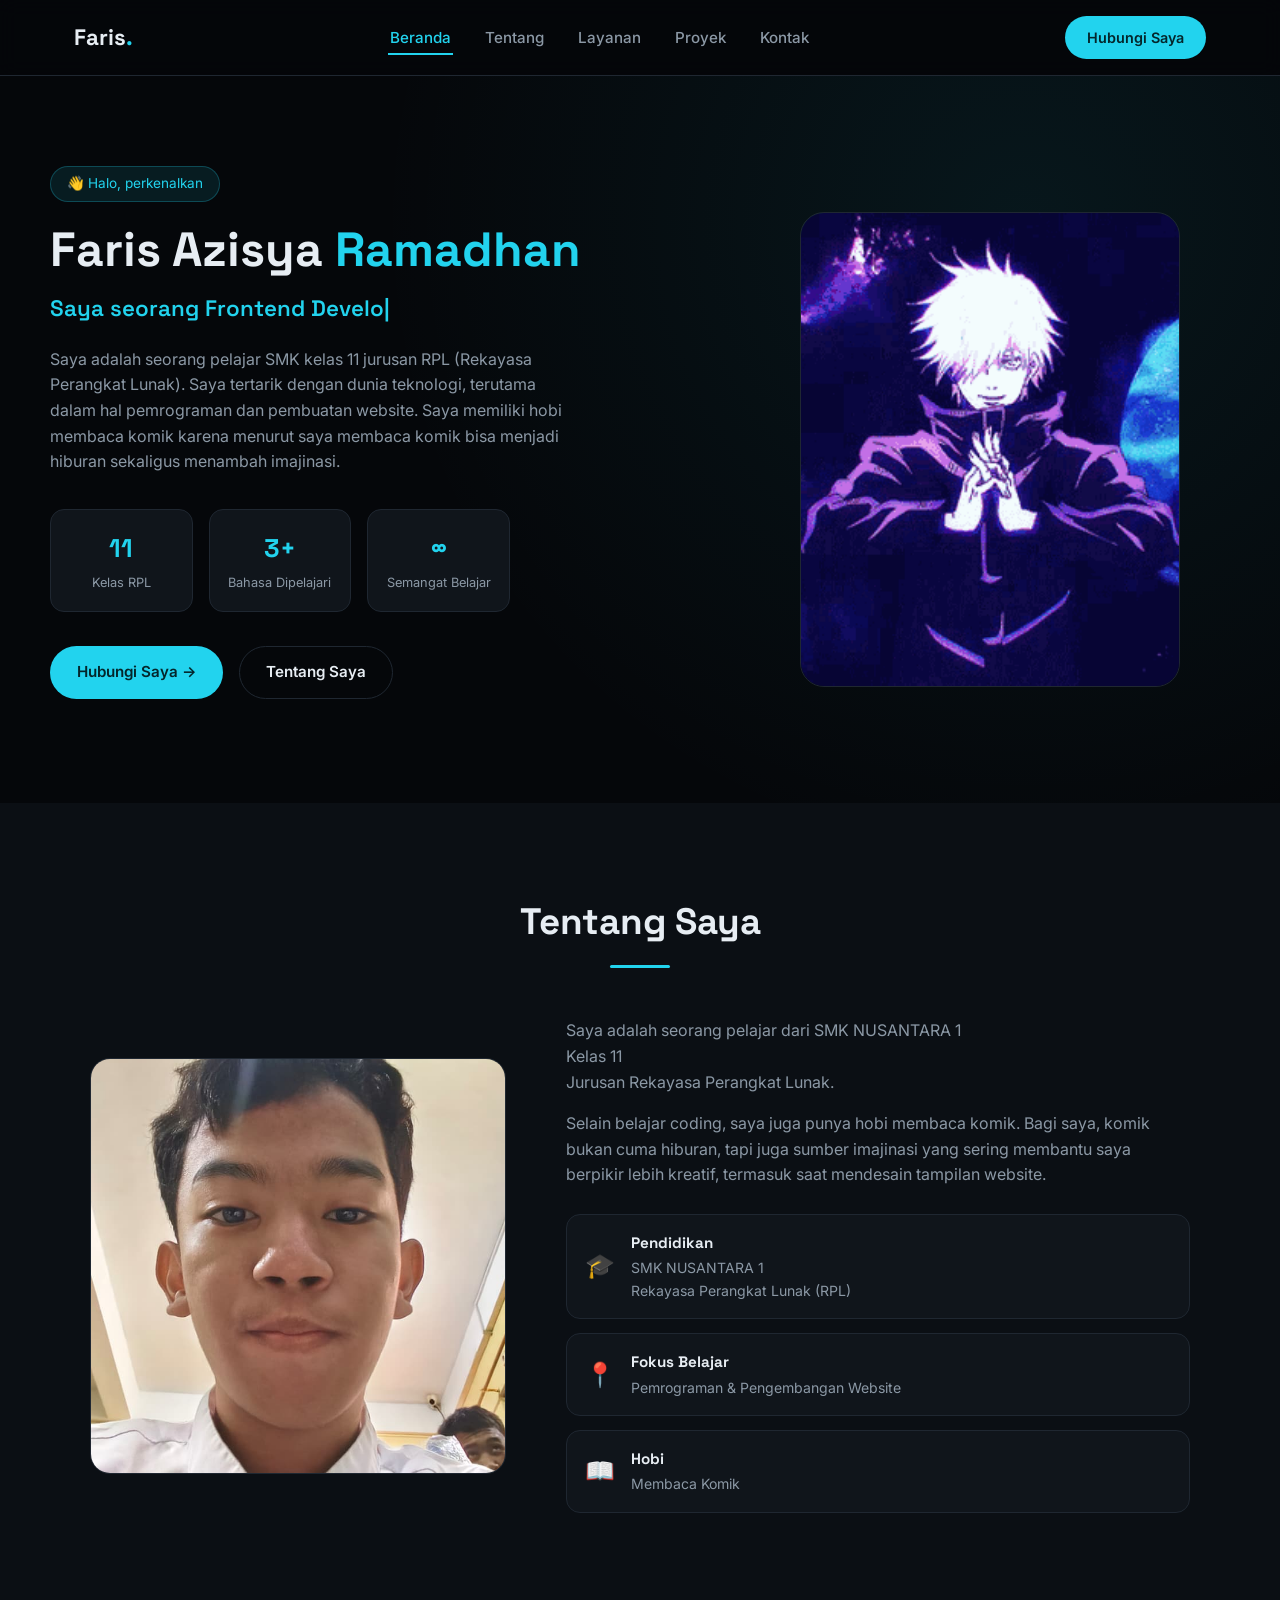
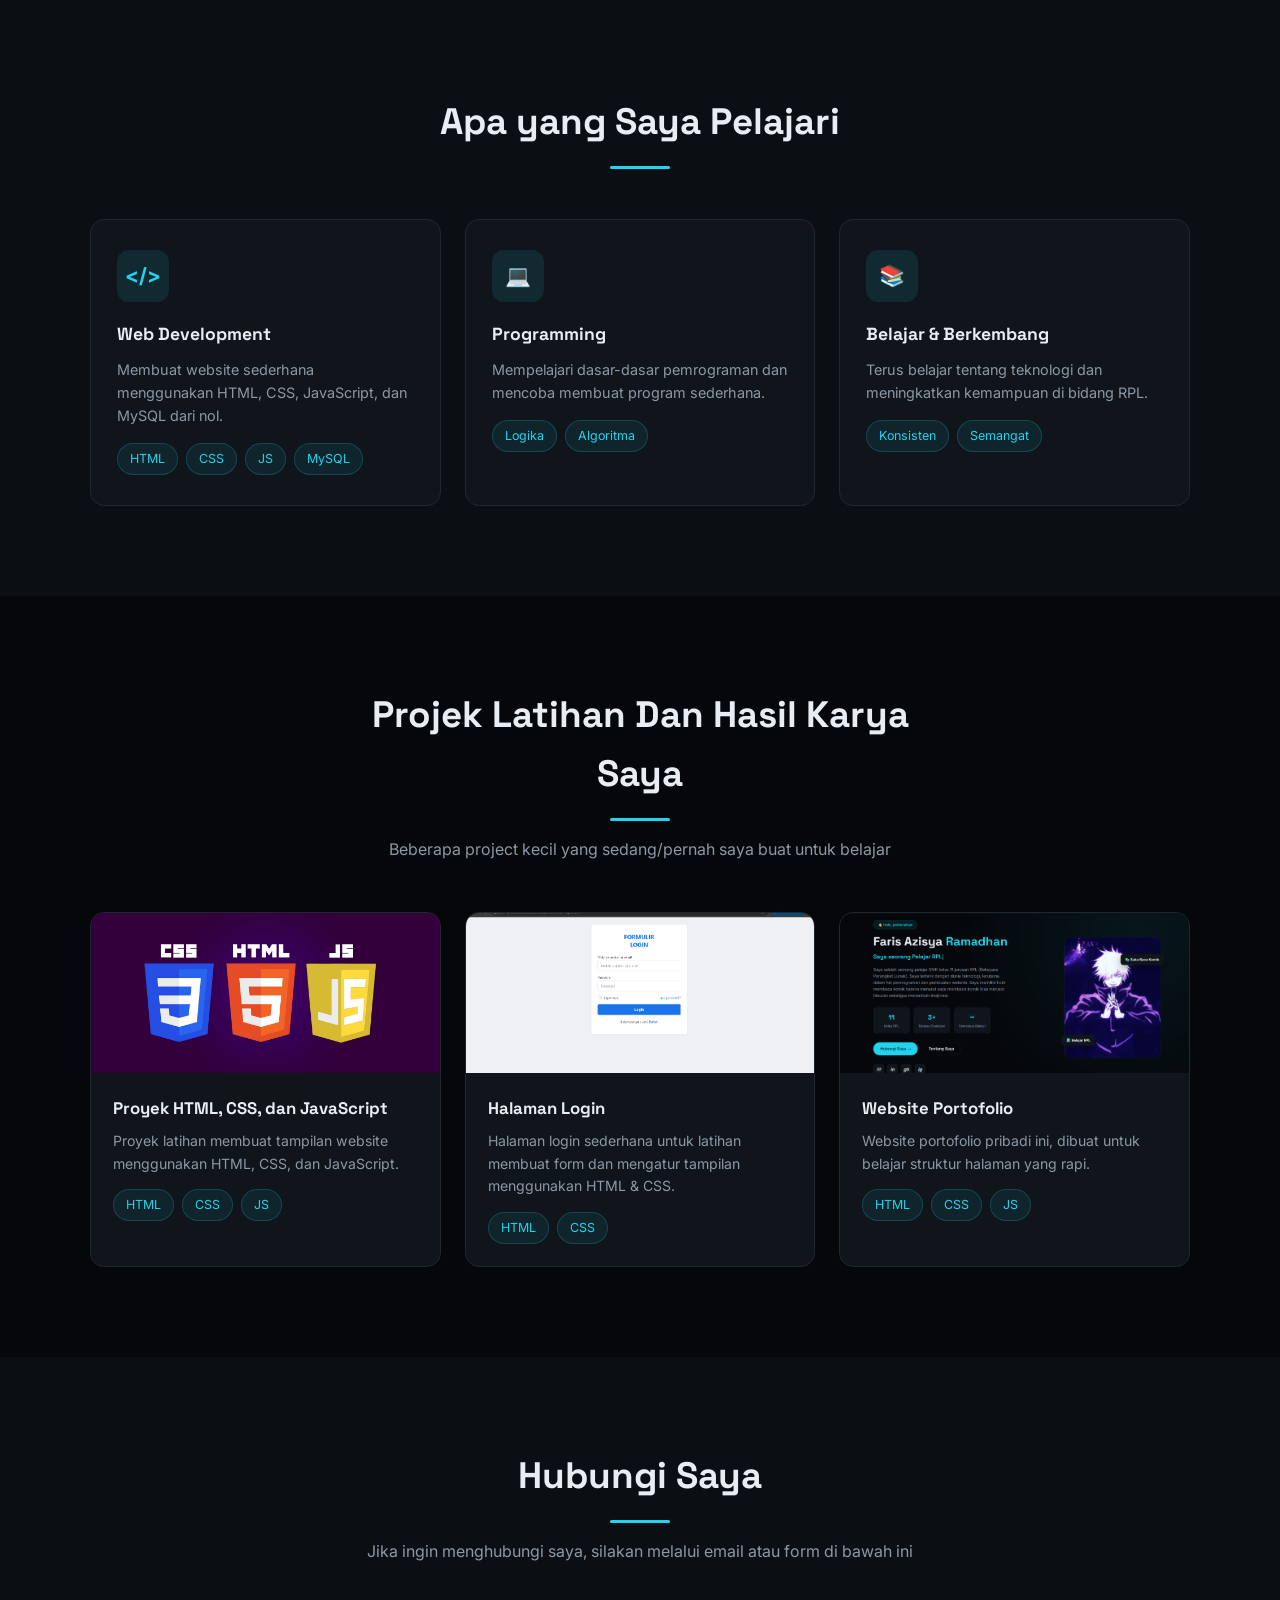
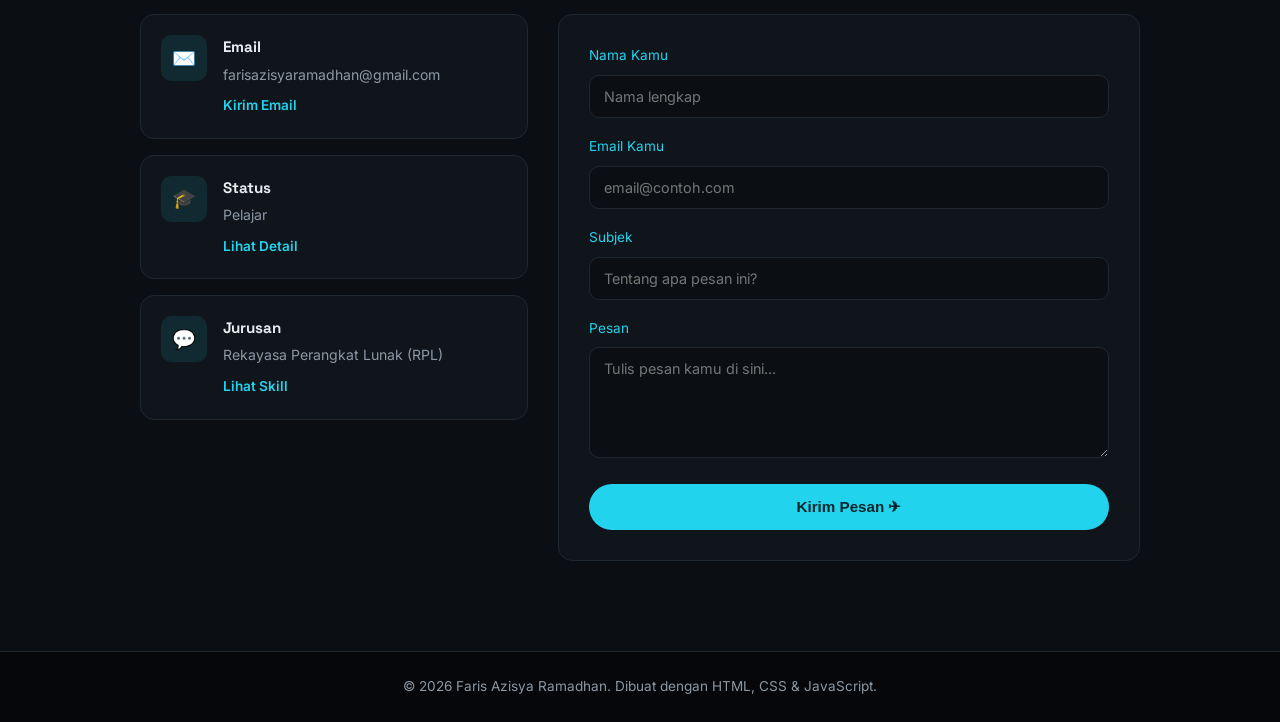
<file: index (2).html>
<!DOCTYPE html>
<html lang="id">
<head>
<meta charset="UTF-8">
<meta name="viewport" content="width=device-width, initial-scale=1.0">
<title>Faris Azisya Ramadhan | Frontend Developer</title>
<link rel="stylesheet" href="style.css">
<link rel="preconnect" href="https://fonts.googleapis.com">
<link href="https://fonts.googleapis.com/css2?family=Space+Grotesk:wght@500;600;700&family=Inter:wght@400;500;600&display=swap" rel="stylesheet">
</head>
<body>

  <!-- NAVBAR -->
  <nav class="navbar">
    <div class="nav-container">
      <a href="#beranda" class="nav-logo">Faris<span>.</span></a>

      <ul class="nav-menu" id="navMenu">
        <li class="nav-item"><a href="#beranda" class="nav-link active">Beranda</a></li>
        <li class="nav-item"><a href="#tentang" class="nav-link">Tentang</a></li>
        <li class="nav-item"><a href="#layanan" class="nav-link">Layanan</a></li>
        <li class="nav-item"><a href="#proyek" class="nav-link">Proyek</a></li>
        <li class="nav-item"><a href="#kontak" class="nav-link">Kontak</a></li>
      </ul>

      <a href="#kontak" class="btn-talk">Hubungi Saya</a>

      <div class="btn-nav" id="btnNav">
        <span class="bar"></span>
        <span class="bar"></span>
        <span class="bar"></span>
      </div>
    </div>
  </nav>

  <!-- HERO -->
  <header class="hero" id="beranda">
    <div class="hero-container">

      <div class="hero-content">
        <span class="badge">👋 Halo, perkenalkan</span>

        <h1 class="hero-title">Faris Azisya <span class="highlight">Ramadhan</span></h1>

        <h2 class="hero-subtitle">Saya seorang <span class="typing" id="typing"></span><span class="cursor">|</span></h2>

        <p class="hero-description">
          Saya adalah seorang pelajar SMK kelas 11 jurusan RPL (Rekayasa Perangkat Lunak).
          Saya tertarik dengan dunia teknologi, terutama dalam hal pemrograman dan pembuatan
          website. Saya memiliki hobi membaca komik karena menurut saya membaca komik bisa
          menjadi hiburan sekaligus menambah imajinasi.
        </p>

        <div class="hero-stats">
          <div class="stat-box">
            <h3>11</h3>
            <p>Kelas RPL</p>
          </div>
          <div class="stat-box">
            <h3>3+</h3>
            <p>Bahasa Dipelajari</p>
          </div>
          <div class="stat-box">
            <h3>∞</h3>
            <p>Semangat Belajar</p>
          </div>
        </div>

        <div class="hero-btns">
          <a href="#kontak" class="btn btn-primary">Hubungi Saya →</a>
          <a href="#tentang" class="btn btn-secondary">Tentang Saya</a>
        </div>

      </div>

      <div class="hero-image-container">
        <div class="image-wrapper">
          <img src="gojo.gif" alt="GIF perkenalan" class="avatar-card gif-perkenalan">
          
        </div>
      </div>

    </div>
  </header>

  <!-- TENTANG -->
  <section class="about" id="tentang">
    <div class="section-head">
      <h2>Tentang Saya</h2>
      <span class="line"></span>
    </div>

    <div class="about-container">
      <div class="about-image">
        <img src="rama.jpg" alt="Foto Rama" class="about-avatar">
      </div>

      <div class="about-text">
        <p>
          Saya adalah seorang pelajar dari SMK NUSANTARA 1<br>
          Kelas 11<br>
          Jurusan Rekayasa Perangkat Lunak.
        </p>
        <p>
          Selain belajar coding, saya juga punya hobi membaca komik. Bagi saya, komik
          bukan cuma hiburan, tapi juga sumber imajinasi yang sering membantu saya berpikir
          lebih kreatif, termasuk saat mendesain tampilan website.
        </p>

        <div class="info-cards">
          <div class="info-card">
            <div class="info-icon">🎓</div>
            <div>
              <h4>Pendidikan</h4>
              <p>SMK NUSANTARA 1<br>Rekayasa Perangkat Lunak (RPL)</p>
            </div>
          </div>
          <div class="info-card">
            <div class="info-icon">📍</div>
            <div>
              <h4>Fokus Belajar</h4>
              <p>Pemrograman & Pengembangan Website</p>
            </div>
          </div>
          <div class="info-card">
            <div class="info-icon">📖</div>
            <div>
              <h4>Hobi</h4>
              <p>Membaca Komik</p>
            </div>
          </div>
        </div>
      </div>
    </div>
  </section>

  <!-- LAYANAN / WHAT I DO -->
  <section class="services" id="layanan">
    <div class="section-head">
      <h2>Apa yang Saya Pelajari</h2>
      <span class="line"></span>
    </div>

    <div class="services-container">
      <div class="service-card">
        <div class="service-icon">&lt;/&gt;</div>
        <h3>Web Development</h3>
        <p>Membuat website sederhana menggunakan HTML, CSS, JavaScript, dan MySQL dari nol.</p>
        <div class="tags"><span>HTML</span><span>CSS</span><span>JS</span><span>MySQL</span></div>
      </div>

      <div class="service-card">
        <div class="service-icon">💻</div>
        <h3>Programming</h3>
        <p>Mempelajari dasar-dasar pemrograman dan mencoba membuat program sederhana.</p>
        <div class="tags"><span>Logika</span><span>Algoritma</span></div>
      </div>

      <div class="service-card">
        <div class="service-icon">📚</div>
        <h3>Belajar & Berkembang</h3>
        <p>Terus belajar tentang teknologi dan meningkatkan kemampuan di bidang RPL.</p>
        <div class="tags"><span>Konsisten</span><span>Semangat</span></div>
      </div>
    </div>
  </section>

  <!-- PROYEK -->
  <section class="projects" id="proyek">
    <div class="section-head">
      <h2>Projek Latihan Dan Hasil Karya Saya</h2>
      <span class="line"></span>
      <p>Beberapa project kecil yang sedang/pernah saya buat untuk belajar</p>
    </div>

    <div class="projects-container">
      <div class="project-card">
        <img src="htmlcssjs.png" alt="Tampilan proyek HTML CSS dan JavaScript" class="project-thumb thumb-1">
        <div class="project-body">
          <h3>Proyek HTML, CSS, dan JavaScript</h3>
          <p>Proyek latihan membuat tampilan website menggunakan HTML, CSS, dan JavaScript.</p>
          <div class="tags"><span>HTML</span><span>CSS</span><span>JS</span></div>
        </div>
      </div>

      <div class="project-card">
        <img src="login.png" alt="Tampilan halaman login" class="project-thumb thumb-2">
        <div class="project-body">
          <h3>Halaman Login</h3>
          <p>Halaman login sederhana untuk latihan membuat form dan mengatur tampilan menggunakan HTML &amp; CSS.</p>
          <div class="tags"><span>HTML</span><span>CSS</span></div>
        </div>
      </div>

      <div class="project-card">
        <img src="portofolio.png" alt="Tampilan website portofolio" class="project-thumb thumb-3">
        <div class="project-body">
          <h3>Website Portofolio</h3>
          <p>Website portofolio pribadi ini, dibuat untuk belajar struktur halaman yang rapi.</p>
          <div class="tags"><span>HTML</span><span>CSS</span><span>JS</span></div>
        </div>
      </div>
    </div>
  </section>

  <!-- KONTAK -->
  <section class="contact" id="kontak">
    <div class="section-head">
      <h2>Hubungi Saya</h2>
      <span class="line"></span>
      <p>Jika ingin menghubungi saya, silakan melalui email atau form di bawah ini</p>
    </div>

    <div class="contact-container">
      <div class="contact-info">
        <div class="contact-card">
          <div class="contact-icon">✉️</div>
          <div>
            <h4>Email</h4>
            <p>farisazisyaramadhan@gmail.com</p>
            <a href="mailto:farisazisyaramadhan@gmail.com">Kirim Email</a>
          </div>
        </div>

        <div class="contact-card">
          <div class="contact-icon">🎓</div>
          <div>
            <h4>Status</h4>
            <p>Pelajar</p>
            <a href="#tentang">Lihat Detail</a>
          </div>
        </div>

        <div class="contact-card">
          <div class="contact-icon">💬</div>
          <div>
            <h4>Jurusan</h4>
            <p>Rekayasa Perangkat Lunak (RPL)</p>
            <a href="#skill">Lihat Skill</a>
          </div>
        </div>
      </div>

      <form class="contact-form" id="contactForm">
        <div class="form-group">
          <label>Nama Kamu</label>
          <input type="text" placeholder="Nama lengkap" required>
        </div>
        <div class="form-group">
          <label>Email Kamu</label>
          <input type="email" placeholder="email@contoh.com" required>
        </div>
        <div class="form-group">
          <label>Subjek</label>
          <input type="text" placeholder="Tentang apa pesan ini?" required>
        </div>
        <div class="form-group">
          <label>Pesan</label>
          <textarea rows="5" placeholder="Tulis pesan kamu di sini..." required></textarea>
        </div>
        <button type="submit" class="btn btn-primary btn-full">Kirim Pesan ✈</button>
      </form>
    </div>
  </section>

  <div class="toast" id="toast"></div>

  <footer class="footer">
    <p>&copy; 2026 Faris Azisya Ramadhan. Dibuat dengan HTML, CSS & JavaScript.</p>
  </footer>

  <script src="script.js"></script>
</body>
</html>
</file>
<file: style.css>
/* =========================
   RESET & BASE
========================= */
* { margin: 0; padding: 0; box-sizing: border-box; }

:root {
  --bg: #05070a;
  --bg-soft: #0b0f14;
  --card: #10151b;
  --border: #1f2731;
  --text: #e7edf3;
  --text-dim: #8b98a5;
  --accent: #22d3ee;
  --accent-2: #06b6d4;
  --radius: 14px;
}

html { scroll-behavior: smooth; }

body {
  background-color: var(--bg);
  color: var(--text);
  font-family: 'Inter', sans-serif;
  line-height: 1.6;
  overflow-x: hidden;
}

h1, h2, h3, h4, .nav-logo, .hero-title {
  font-family: 'Space Grotesk', sans-serif;
}

a { text-decoration: none; color: inherit; }
ul { list-style: none; }

.section-head { text-align: center; max-width: 640px; margin: 0 auto 50px; padding: 0 20px; }
.section-head h2 { font-size: 2.3rem; margin-bottom: 14px; }
.section-head .line {
  display: block;
  width: 60px;
  height: 3px;
  background: var(--accent);
  margin: 0 auto 16px;
  border-radius: 3px;
}
.section-head p { color: var(--text-dim); }

/* =========================
   NAVBAR
========================= */
.navbar {
  position: sticky;
  top: 0;
  z-index: 100;
  background: rgba(5, 7, 10, 0.85);
  backdrop-filter: blur(10px);
  border-bottom: 1px solid var(--border);
}

.nav-container {
  max-width: 1180px;
  margin: 0 auto;
  padding: 16px 24px;
  display: flex;
  align-items: center;
  justify-content: space-between;
  gap: 20px;
}

.nav-logo { font-size: 1.4rem; font-weight: 700; }
.nav-logo span { color: var(--accent); }

.nav-menu {
  display: flex;
  gap: 30px;
}

.nav-link {
  font-size: 0.95rem;
  font-weight: 500;
  color: var(--text-dim);
  transition: color 0.2s ease;
  padding: 6px 2px;
  border-bottom: 2px solid transparent;
}

.nav-link:hover, .nav-link.active {
  color: var(--accent);
  border-color: var(--accent);
}

.btn-talk {
  background: var(--accent);
  color: #04262b;
  font-weight: 600;
  padding: 10px 22px;
  border-radius: 30px;
  font-size: 0.9rem;
  white-space: nowrap;
  transition: transform 0.2s ease, box-shadow 0.2s ease;
}
.btn-talk:hover { transform: translateY(-2px); box-shadow: 0 8px 20px rgba(34,211,238,0.25); }

.btn-nav { display: none; flex-direction: column; gap: 5px; cursor: pointer; }
.btn-nav .bar { width: 24px; height: 2px; background: var(--text); border-radius: 2px; transition: 0.3s; }

/* =========================
   HERO
========================= */
.hero {
  padding: 90px 24px 70px;
  background: radial-gradient(circle at 80% 20%, rgba(34,211,238,0.08), transparent 55%);
}

.hero-container {
  max-width: 1180px;
  margin: 0 auto;
  display: grid;
  grid-template-columns: 1.15fr 0.85fr;
  gap: 50px;
  align-items: center;
}

.badge {
  display: inline-block;
  background: rgba(34,211,238,0.1);
  color: var(--accent);
  padding: 6px 16px;
  border-radius: 30px;
  font-size: 0.85rem;
  margin-bottom: 20px;
  border: 1px solid rgba(34,211,238,0.25);
}

.hero-title {
  font-size: 3rem;
  font-weight: 700;
  line-height: 1.15;
  margin-bottom: 14px;
}
.hero-title .highlight { color: var(--accent); }

.hero-subtitle {
  font-size: 1.4rem;
  color: var(--accent);
  font-weight: 600;
  margin-bottom: 20px;
  min-height: 34px;
}
.cursor { color: var(--accent); animation: blink 1s infinite; }
@keyframes blink { 50% { opacity: 0; } }

.hero-description {
  color: var(--text-dim);
  max-width: 520px;
  margin-bottom: 34px;
}

.hero-stats {
  display: grid;
  grid-template-columns: repeat(3, 1fr);
  gap: 16px;
  max-width: 460px;
  margin-bottom: 34px;
}
.stat-box {
  background: var(--card);
  border: 1px solid var(--border);
  border-radius: var(--radius);
  padding: 18px 10px;
  text-align: center;
}
.stat-box h3 { color: var(--accent); font-size: 1.6rem; }
.stat-box p { color: var(--text-dim); font-size: 0.8rem; margin-top: 4px; }

.hero-btns { display: flex; gap: 16px; margin-bottom: 34px; flex-wrap: wrap; }

.btn {
  display: inline-flex;
  align-items: center;
  gap: 8px;
  padding: 13px 26px;
  border-radius: 30px;
  font-weight: 600;
  font-size: 0.95rem;
  transition: transform 0.2s ease, box-shadow 0.2s ease;
  border: 1px solid transparent;
  cursor: pointer;
}
.btn-primary { background: var(--accent); color: #04262b; }
.btn-primary:hover { transform: translateY(-2px); box-shadow: 0 10px 24px rgba(34,211,238,0.25); }
.btn-secondary { background: transparent; border-color: var(--border); color: var(--text); }
.btn-secondary:hover { border-color: var(--accent); color: var(--accent); }
.btn-full { width: 100%; justify-content: center; }

.social-icons { display: flex; gap: 12px; }
.social-icons a {
  width: 42px; height: 42px;
  display: flex; align-items: center; justify-content: center;
  background: var(--card);
  border: 1px solid var(--border);
  border-radius: 10px;
  font-size: 1.1rem;
  transition: 0.2s ease;
}
.social-icons a:hover { border-color: var(--accent); color: var(--accent); transform: translateY(-3px); }
.icon-mail::before { content: "✉"; }
.icon-linkedin::before { content: "in"; font-weight: 700; }
.icon-github::before { content: "gh"; font-weight: 700; }
.icon-instagram::before { content: "ig"; font-weight: 700; }

.hero-image-container { display: flex; justify-content: center; }
.image-wrapper { position: relative; width: 100%; max-width: 380px; }

.avatar-card {
  aspect-ratio: 4/5;
  border-radius: 24px;
  background: linear-gradient(160deg, #0e343b, #061014 70%);
  border: 1px solid var(--border);
  display: flex;
  align-items: center;
  justify-content: center;
  font-size: 5rem;
  font-weight: 700;
  color: rgba(34,211,238,0.25);
  letter-spacing: 2px;
}

.gif-perkenalan {
  width: 100%;
  height: 100%;
  object-fit: cover;
  display: block;
  background: linear-gradient(160deg, #0e343b, #061014 70%);
}

.float-badge {
  position: absolute;
  background: var(--card);
  border: 1px solid var(--border);
  padding: 10px 16px;
  border-radius: 12px;
  font-size: 0.85rem;
  font-weight: 600;
  box-shadow: 0 10px 30px rgba(0,0,0,0.35);
}
.badge-1 { top: 14%; right: -10px; }
.badge-2 { bottom: 10%; left: -10px; }

/* =========================
   ABOUT
========================= */
.about { padding: 90px 24px; background: var(--bg-soft); }
.about-container {
  max-width: 1100px;
  margin: 0 auto;
  display: grid;
  grid-template-columns: 0.8fr 1.2fr;
  gap: 60px;
  align-items: center;
}
.about-image { position: relative; }
.about-avatar {
  width: 100%;
  aspect-ratio: 1;
  border-radius: 20px;
  object-fit: cover;
  display: block;
  background: linear-gradient(160deg, #0e343b, #061014 70%);
  border: 1px solid var(--border);
}
.about-badge {
  position: absolute;
  bottom: -16px; right: -16px;
  background: var(--accent);
  color: #04262b;
  padding: 14px 18px;
  border-radius: 16px;
  font-weight: 700;
  text-align: center;
  font-size: 0.85rem;
  line-height: 1.3;
}
.about-text p { color: var(--text-dim); margin-bottom: 16px; }

.info-cards { margin-top: 26px; display: flex; flex-direction: column; gap: 14px; }
.info-card {
  display: flex; align-items: center; gap: 16px;
  background: var(--card);
  border: 1px solid var(--border);
  border-radius: var(--radius);
  padding: 16px 18px;
}
.info-icon { font-size: 1.5rem; }
.info-card h4 { font-size: 0.95rem; margin-bottom: 2px; }
.info-card p { color: var(--text-dim); font-size: 0.88rem; margin: 0; }

/* =========================
   SKILLS
========================= */
.skills { padding: 90px 24px; }
.skills-container {
  max-width: 900px;
  margin: 0 auto;
  display: grid;
  grid-template-columns: 1fr 1fr;
  gap: 24px;
}
.skill-card {
  background: var(--card);
  border: 1px solid var(--border);
  border-radius: var(--radius);
  padding: 28px;
}
.skill-card h3 { color: var(--accent); margin-bottom: 22px; font-size: 1.15rem; }
.skill-item { margin-bottom: 18px; }
.skill-item:last-child { margin-bottom: 0; }
.skill-label { display: flex; justify-content: space-between; font-size: 0.88rem; margin-bottom: 8px; color: var(--text-dim); }
.skill-bar { height: 8px; background: var(--bg-soft); border-radius: 10px; overflow: hidden; }
.skill-fill { height: 100%; background: linear-gradient(90deg, var(--accent-2), var(--accent)); border-radius: 10px; }

/* =========================
   SERVICES
========================= */
.services { padding: 90px 24px; background: var(--bg-soft); }
.services-container {
  max-width: 1100px;
  margin: 0 auto;
  display: grid;
  grid-template-columns: repeat(3, 1fr);
  gap: 24px;
}
.service-card {
  background: var(--card);
  border: 1px solid var(--border);
  border-radius: var(--radius);
  padding: 30px 26px;
  transition: border-color 0.2s ease, transform 0.2s ease;
}
.service-card:hover { border-color: var(--accent); transform: translateY(-4px); }
.service-icon {
  width: 52px; height: 52px;
  border-radius: 12px;
  background: rgba(34,211,238,0.1);
  color: var(--accent);
  display: flex; align-items: center; justify-content: center;
  font-size: 1.3rem; font-weight: 700;
  margin-bottom: 18px;
}
.service-card h3 { margin-bottom: 10px; font-size: 1.1rem; }
.service-card p { color: var(--text-dim); font-size: 0.9rem; margin-bottom: 16px; }

.tags { display: flex; flex-wrap: wrap; gap: 8px; }
.tags span {
  background: rgba(34,211,238,0.08);
  color: var(--accent);
  border: 1px solid rgba(34,211,238,0.2);
  padding: 5px 12px;
  border-radius: 20px;
  font-size: 0.78rem;
}

/* =========================
   PROJECTS
========================= */
.projects { padding: 90px 24px; }
.projects-container {
  max-width: 1100px;
  margin: 0 auto;
  display: grid;
  grid-template-columns: repeat(3, 1fr);
  gap: 24px;
}
.project-card {
  background: var(--card);
  border: 1px solid var(--border);
  border-radius: var(--radius);
  overflow: hidden;
  transition: transform 0.2s ease;
}
.project-card:hover { transform: translateY(-4px); }
.project-thumb { width: 100%; height: 160px; object-fit: cover; display: block; }
.thumb-1 { background: linear-gradient(135deg, #0e343b, #06232b); }
.thumb-2 { background: linear-gradient(135deg, #0b2a3d, #061a26); }
.thumb-3 { background: linear-gradient(135deg, #123a2f, #06201a); }
.project-body { padding: 22px; }
.project-body h3 { font-size: 1.05rem; margin-bottom: 8px; }
.project-body p { color: var(--text-dim); font-size: 0.88rem; margin-bottom: 14px; }
.project-note { text-align: center; color: var(--text-dim); font-size: 0.82rem; margin-top: 30px; font-style: italic; }

/* =========================
   CONTACT
========================= */
.contact { padding: 90px 24px; background: var(--bg-soft); }
.contact-container {
  max-width: 1000px;
  margin: 0 auto;
  display: grid;
  grid-template-columns: 0.8fr 1.2fr;
  gap: 30px;
}
.contact-info { display: flex; flex-direction: column; gap: 16px; }
.contact-card {
  display: flex; gap: 16px;
  background: var(--card);
  border: 1px solid var(--border);
  border-radius: var(--radius);
  padding: 20px;
}
.contact-icon {
  width: 46px; height: 46px; flex-shrink: 0;
  background: rgba(34,211,238,0.1);
  border-radius: 10px;
  display: flex; align-items: center; justify-content: center;
  font-size: 1.2rem;
}
.contact-card h4 { font-size: 0.95rem; margin-bottom: 4px; }
.contact-card p { color: var(--text-dim); font-size: 0.88rem; margin-bottom: 6px; }
.contact-card a { color: var(--accent); font-size: 0.85rem; font-weight: 600; }

.contact-form {
  background: var(--card);
  border: 1px solid var(--border);
  border-radius: var(--radius);
  padding: 30px;
}
.form-group { margin-bottom: 18px; }
.form-group label { display: block; font-size: 0.85rem; color: var(--accent); margin-bottom: 8px; }
.form-group input, .form-group textarea {
  width: 100%;
  background: var(--bg-soft);
  border: 1px solid var(--border);
  border-radius: 10px;
  padding: 12px 14px;
  color: var(--text);
  font-family: inherit;
  font-size: 0.9rem;
  resize: vertical;
}
.form-group input:focus, .form-group textarea:focus {
  outline: none;
  border-color: var(--accent);
}

/* =========================
   TOAST
========================= */
.toast {
  position: fixed;
  top: 20px; right: 20px;
  background: #10b981;
  color: #fff;
  padding: 14px 22px;
  border-radius: 10px;
  font-size: 0.9rem;
  font-weight: 500;
  box-shadow: 0 10px 30px rgba(0,0,0,0.3);
  transform: translateY(-120%);
  opacity: 0;
  transition: transform 0.35s ease, opacity 0.35s ease;
  z-index: 999;
}
.toast.show { transform: translateY(0); opacity: 1; }

/* =========================
   FOOTER
========================= */
.footer {
  text-align: center;
  padding: 24px;
  color: var(--text-dim);
  font-size: 0.85rem;
  border-top: 1px solid var(--border);
}

/* =========================
   RESPONSIVE
========================= */
@media screen and (max-width: 900px) {
  .hero-container, .about-container, .contact-container { grid-template-columns: 1fr; }
  .about-image { max-width: 260px; margin: 0 auto 20px; }
  .services-container, .projects-container { grid-template-columns: 1fr 1fr; }
  .hero-image-container { order: -1; }
  .image-wrapper { max-width: 260px; }
}

@media screen and (max-width: 640px) {
  .nav-menu {
    position: absolute;
    top: 100%; left: 0; right: 0;
    background: var(--bg-soft);
    flex-direction: column;
    padding: 16px 24px;
    gap: 14px;
    border-bottom: 1px solid var(--border);
    display: none;
  }
  .nav-menu.active { display: flex; }
  .btn-nav { display: flex; }
  .btn-talk { display: none; }
  .hero-title { font-size: 2.2rem; }
  .hero-stats { grid-template-columns: repeat(3, 1fr); }
  .services-container, .projects-container, .skills-container { grid-template-columns: 1fr; }
}
</file>
